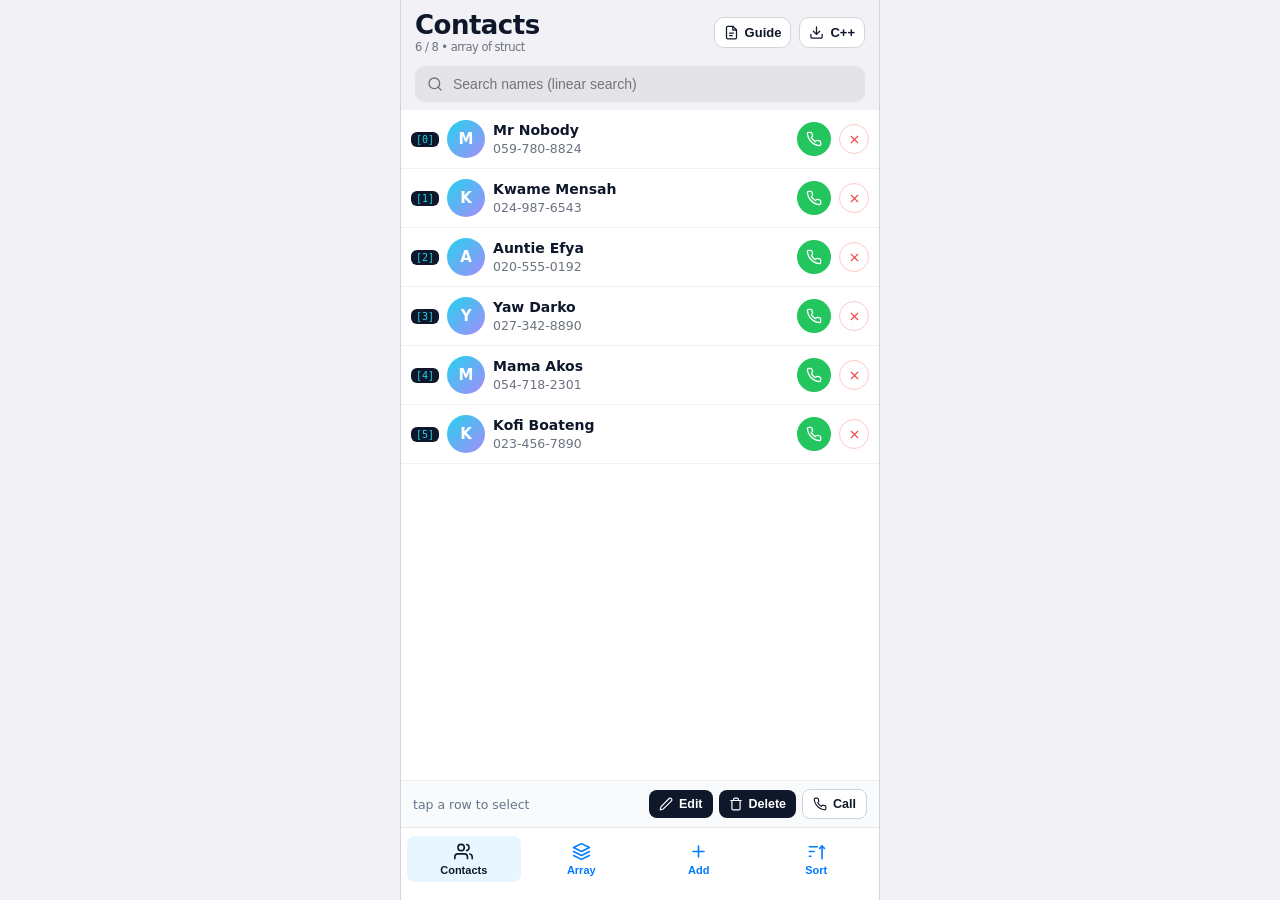
<file: deploy/index.html>
<!DOCTYPE html>
<html lang="en">
<head>
<meta charset="UTF-8">
<meta name="viewport" content="width=device-width, initial-scale=1, viewport-fit=cover">
<meta name="theme-color" content="#f2f2f6">
<link rel="stylesheet" href="style.css">
<title>Contacts — Array Phone App (C++)</title>
</head>
<body>

<div class="phoneFull">
  <div class="apptop">
    <h1>Contacts<small id="countEl">6 / 8 • array of struct</small></h1>
    <button class="iconBtn" id="pdfBtn" title="Open explanation PDF"><svg viewBox="0 0 24 24" fill="none" stroke="currentColor" stroke-width="2" stroke-linecap="round" stroke-linejoin="round"><path d="M14 2H6a2 2 0 0 0-2 2v16a2 2 0 0 0 2 2h12a2 2 0 0 0 2-2V8z"/><polyline points="14 2 14 8 20 8"/><line x1="9" y1="13" x2="15" y2="13"/><line x1="9" y1="17" x2="13" y2="17"/></svg>Guide</button>
    <button class="iconBtn" id="cppBtn" title="Download contacts.cpp"><svg viewBox="0 0 24 24" fill="none" stroke="currentColor" stroke-width="2" stroke-linecap="round" stroke-linejoin="round"><path d="M21 15v4a2 2 0 0 1-2 2H5a2 2 0 0 1-2-2v-4"/><polyline points="7 10 12 15 17 10"/><line x1="12" y1="15" x2="12" y2="3"/></svg>C++</button>
  </div>
  <div class="pages">
    <section class="page" id="pageContactsCtn">
      <div class="searchrow"><div class="searchbox"><svg viewBox="0 0 24 24" fill="none" stroke="currentColor" stroke-width="2" stroke-linecap="round" stroke-linejoin="round"><circle cx="11" cy="11" r="8"/><line x1="21" y1="21" x2="16.65" y2="16.65"/></svg><input id="searchInput" type="text" placeholder="Search names (linear search)"></div></div>
      <div class="contactList" id="contactListCtn"></div>
      <div class="selBar">
        <span class="muted" id="selInfoEl" style="flex:1">tap a row to select</span>
        <button class="btn btn-dark btn-sm" id="editBtn"><svg viewBox="0 0 24 24" fill="none" stroke="currentColor" stroke-width="2" stroke-linecap="round" stroke-linejoin="round"><path d="M17 3a2.85 2.83 0 1 1 4 4L7.5 20.5 2 22l1.5-5.5Z"/></svg>Edit</button>
        <button class="btn btn-dark btn-sm" id="delBtn"><svg viewBox="0 0 24 24" fill="none" stroke="currentColor" stroke-width="2" stroke-linecap="round" stroke-linejoin="round"><polyline points="3 6 5 6 21 6"/><path d="M19 6v14a2 2 0 0 1-2 2H7a2 2 0 0 1-2-2V6m3 0V4a2 2 0 0 1 2-2h4a2 2 0 0 1 2 2v2"/></svg>Delete</button>
        <button class="btn btn-ghost btn-sm" id="callBtn"><svg viewBox="0 0 24 24" fill="none" stroke="currentColor" stroke-width="2" stroke-linecap="round" stroke-linejoin="round"><path d="M22 16.92v3a2 2 0 0 1-2.18 2 19.79 19.79 0 0 1-8.63-3.07 19.5 19.5 0 0 1-6-6 19.79 19.79 0 0 1-3.07-8.67A2 2 0 0 1 4.11 2h3a2 2 0 0 1 2 1.72c.12.9.34 1.79.66 2.64a2 2 0 0 1-.45 2.11L8.09 9.91a16 16 0 0 0 6 6l1.44-1.23a2 2 0 0 1 2.11-.45c.85.32 1.74.54 2.64.66A2 2 0 0 1 22 16.92z"/></svg>Call</button>
      </div>
    </section>
    <section class="page" id="pageArrayCtn" hidden>
      <div class="arrayPage">
        <div class="stats">
          <div class="stat"><small>used n</small><b id="stNEl">6/8</b></div>
          <div class="stat"><small>capacity</small><b>8</b></div>
          <div class="stat"><small>search</small><b id="stCmpEl">–</b></div>
          <div class="stat"><small>sorted?</small><b id="stSortEl">no</b></div>
        </div>
        <div class="card">
          <h4>Explanation &amp; source</h4>
          <div class="rowbtns">
            <button class="btn btn-primary btn-sm" id="pdfBtn2"><svg viewBox="0 0 24 24" fill="none" stroke="currentColor" stroke-width="2" stroke-linecap="round" stroke-linejoin="round"><path d="M14 2H6a2 2 0 0 0-2 2v16a2 2 0 0 0 2 2h12a2 2 0 0 0 2-2V8z"/><polyline points="14 2 14 8 20 8"/><line x1="9" y1="13" x2="15" y2="13"/><line x1="9" y1="17" x2="13" y2="17"/></svg>Guide PDF</button>
            <button class="btn btn-dark btn-sm" id="copyCppBtn"><svg viewBox="0 0 24 24" fill="none" stroke="currentColor" stroke-width="2" stroke-linecap="round" stroke-linejoin="round"><rect x="9" y="9" width="13" height="13" rx="2"/><path d="M5 15H4a2 2 0 0 1-2-2V4a2 2 0 0 1 2-2h9a2 2 0 0 1 2 2v1"/></svg>Copy C++</button>
            <button class="btn btn-ghost btn-sm" id="dlCppBtn"><svg viewBox="0 0 24 24" fill="none" stroke="currentColor" stroke-width="2" stroke-linecap="round" stroke-linejoin="round"><path d="M21 15v4a2 2 0 0 1-2 2H5a2 2 0 0 1-2-2v-4"/><polyline points="7 10 12 15 17 10"/><line x1="12" y1="15" x2="12" y2="3"/></svg>.cpp</button>
            <button class="btn btn-ghost btn-sm" id="resetBtn"><svg viewBox="0 0 24 24" fill="none" stroke="currentColor" stroke-width="2" stroke-linecap="round" stroke-linejoin="round"><polyline points="1 4 1 10 7 10"/><path d="M3.51 15a9 9 0 1 0 2.13-9.36L1 10"/></svg>Reset</button>
          </div>
          <p class="muted" id="cppMsgEl" style="margin:6px 0 0"></p>
          <p class="muted">Arrays explained, 6 real C++ uses, and this app's design live in the PDF. The list on the Contacts tab is <b>Contact contacts[8]</b> — delete shifts left O(n), search counts comparisons O(n).</p>
        </div>
        <div class="card">
          <h4>Demo ops</h4>
          <div class="rowbtns">
            <button class="btn btn-ghost btn-sm" id="sortBtn2"><svg viewBox="0 0 24 24" fill="none" stroke="currentColor" stroke-width="2" stroke-linecap="round" stroke-linejoin="round"><line x1="3" y1="6" x2="13" y2="6"/><line x1="3" y1="12" x2="9" y2="12"/><line x1="3" y1="18" x2="5" y2="18"/><polyline points="16 8 19 5 22 8"/><line x1="19" y1="5" x2="19" y2="21"/></svg>sort A–Z</button>
            <button class="btn btn-ghost btn-sm" id="shuffleBtn"><svg viewBox="0 0 24 24" fill="none" stroke="currentColor" stroke-width="2" stroke-linecap="round" stroke-linejoin="round"><polyline points="16 3 21 3 21 8"/><line x1="4" y1="20" x2="21" y2="3"/><polyline points="21 16 21 21 16 21"/><line x1="15" y1="15" x2="21" y2="21"/><line x1="4" y1="4" x2="9" y2="9"/></svg>shuffle</button>
            <button class="btn btn-ghost btn-sm" id="fillBtn"><svg viewBox="0 0 24 24" fill="none" stroke="currentColor" stroke-width="2" stroke-linecap="round" stroke-linejoin="round"><rect x="3" y="3" width="7" height="7" rx="1"/><rect x="14" y="3" width="7" height="7" rx="1"/><rect x="14" y="14" width="7" height="7" rx="1"/><rect x="3" y="14" width="7" height="7" rx="1"/></svg>fill to 8</button>
            <button class="btn btn-ghost btn-sm" id="clearSearchBtn"><svg viewBox="0 0 24 24" fill="none" stroke="currentColor" stroke-width="2" stroke-linecap="round" stroke-linejoin="round"><line x1="18" y1="6" x2="6" y2="18"/><line x1="6" y1="6" x2="18" y2="18"/></svg>clear search</button>
          </div>
        </div>
        <div class="cppview"><h4>C++ just executed</h4><pre id="cppViewEl">Contact contacts[8]; int n = 6;</pre></div>
        <div class="log" id="logCtn"><div><span class="info">›</span> ready. tap a contact, search, add, delete.</div></div>
      </div>
    </section>
  </div>
  <div class="sheet" id="addSheetCtn" hidden>
    <h4 id="sheetTitleEl">New contact</h4>
    <input id="nameInput" type="text" maxlength="28" placeholder="Name">
    <input id="phoneInput" type="tel" maxlength="15" placeholder="Phone e.g. 055-000-0000">
    <div class="rowbtns">
      <button class="btn btn-dark btn-sm" id="saveContactBtn">Save</button>
      <button class="btn btn-ghost btn-sm" id="cancelSheetBtn">Cancel</button>
      <span class="muted" id="sheetMsgEl" style="font-size:12px"></span>
    </div>
  </div>
  <div class="calling" id="callingCtn" hidden>
    <div class="bigAvatar" id="callingAvatarEl">Y</div>
    <b id="callingNameEl" style="font-size:28px; font-weight:600">Yaw</b>
    <span id="callingNumEl" style="color:#d1d1d6">mobile</span>
    <span id="callingTimerEl" style="font-family:ui-monospace,monospace">calling…</span>
    <button class="endBtn" id="endCallBtn"><svg viewBox="0 0 24 24" fill="none" stroke="currentColor" stroke-width="2" stroke-linecap="round" stroke-linejoin="round"><path d="M22 16.92v3a2 2 0 0 1-2.18 2 19.79 19.79 0 0 1-8.63-3.07 19.5 19.5 0 0 1-6-6 19.79 19.79 0 0 1-3.07-8.67A2 2 0 0 1 4.11 2h3a2 2 0 0 1 2 1.72c.12.9.34 1.79.66 2.64a2 2 0 0 1-.45 2.11L8.09 9.91a16 16 0 0 0 6 6l1.44-1.23a2 2 0 0 1 2.11-.45c.85.32 1.74.54 2.64.66A2 2 0 0 1 22 16.92z"/></svg></button>
  </div>
  <div class="tabbar">
    <button id="tabContactsBtn" class="active"><svg viewBox="0 0 24 24" fill="none" stroke="currentColor" stroke-width="2" stroke-linecap="round" stroke-linejoin="round"><path d="M17 21v-2a4 4 0 0 0-4-4H5a4 4 0 0 0-4 4v2"/><circle cx="9" cy="7" r="4"/><path d="M23 21v-2a4 4 0 0 0-3-3.87"/><path d="M16 3.13a4 4 0 0 1 0 7.75"/></svg>Contacts</button>
    <button id="tabArrayBtn"><svg viewBox="0 0 24 24" fill="none" stroke="currentColor" stroke-width="2" stroke-linecap="round" stroke-linejoin="round"><polygon points="12 2 2 7 12 12 22 7 12 2"/><polyline points="2 17 12 22 22 17"/><polyline points="2 12 12 17 22 12"/></svg>Array</button>
    <button id="tabAddBtn"><svg viewBox="0 0 24 24" fill="none" stroke="currentColor" stroke-width="2" stroke-linecap="round" stroke-linejoin="round"><line x1="12" y1="5" x2="12" y2="19"/><line x1="5" y1="12" x2="19" y2="12"/></svg>Add</button>
    <button id="tabSortBtn"><svg viewBox="0 0 24 24" fill="none" stroke="currentColor" stroke-width="2" stroke-linecap="round" stroke-linejoin="round"><line x1="3" y1="6" x2="13" y2="6"/><line x1="3" y1="12" x2="9" y2="12"/><line x1="3" y1="18" x2="5" y2="18"/><polyline points="16 8 19 5 22 8"/><line x1="19" y1="5" x2="19" y2="21"/></svg>Sort</button>
  </div>
</div>

<script src="action.js" type="module"></script>

</body>
</html>
</file>
<file: deploy/style.css>
*{box-sizing:border-box}
  html,body{height:100%}
  body{margin:0; background:#f2f2f6; color:#0f172a; text-align:left; font-family:Inter,system-ui,-apple-system,Segoe UI,Roboto,Arial,sans-serif; min-height:100dvh; display:flex; align-items:flex-start; justify-content:center; padding:0}
  [hidden]{display:none !important}
  .phoneFull{width:100%; max-width:480px; height:100dvh; background:#f2f2f6; display:flex; flex-direction:column; position:relative; overflow:hidden}
  @media(min-width:560px){ .phoneFull{border-left:1px solid #d1d5db; border-right:1px solid #d1d5db} }
  .statusbar{display:none}
  .apptop{display:flex; align-items:center; gap:8px; padding:max(10px, env(safe-area-inset-top)) 14px 4px; background:#f2f2f6}
  .apptop h1{margin:0; font-size:26px; letter-spacing:-.02em; flex:1}
  .apptop small{display:block; font-size:11.5px; color:#6b7280; font-weight:400}
  .iconBtn{display:inline-flex; align-items:center; gap:6px; border:1px solid #d1d5db; background:#fff; border-radius:10px; font-size:13px; font-weight:700; padding:7px 9px; cursor:pointer; color:#0f172a}
  .iconBtn svg{width:15px; height:15px}
  .searchrow{padding:8px 14px; background:#f2f2f6}
  .searchbox{display:flex; align-items:center; gap:8px; background:#e3e3e8; border-radius:10px; padding:9px 12px; color:#6b7280}
  .searchbox svg{width:16px; height:16px; flex-shrink:0}
  .searchbox input{flex:1; border:0; background:none; outline:none; font-size:14px; color:#0f172a; min-width:0}
  .pages{flex:1; display:flex; flex-direction:column; min-height:0; background:#fff}
  .page{flex:1; min-height:0; overflow-y:auto; display:flex; flex-direction:column}
  .page[hidden]{display:none}
  .contactList{flex:1; overflow-y:auto; padding-bottom:10px}
  .cRow{display:flex; align-items:center; gap:8px; padding:10px 10px; border-bottom:1px solid #f1f1f4; cursor:pointer; background:#fff}
  .cRow.selected{background:#ecfeff}
  .avatar{width:38px; height:38px; border-radius:99px; background:linear-gradient(135deg,#22d3ee,#a78bfa); color:#fff; font-weight:800; display:flex; align-items:center; justify-content:center; font-size:15px; flex-shrink:0}
  .cInfo{flex:1; min-width:0}
  .cInfo b{display:block; font-size:14px; white-space:nowrap; overflow:hidden; text-overflow:ellipsis}
  @media(max-width:480px){.cInfo b{font-size:14px}}
  .cInfo span{font-size:12.5px; color:#6b7280}
  .idxBadge{font-family:ui-monospace,monospace; font-size:10px; background:#0f172a; color:#22d3ee; border-radius:6px; padding:2px 5px; flex-shrink:0}
  .callBtn{width:34px; height:34px; border-radius:99px; border:0; background:#22c55e; color:#fff; cursor:pointer; flex-shrink:0; display:flex; align-items:center; justify-content:center}
  .callBtn svg{width:16px; height:16px}
  @media(max-width:480px){.callBtn{width:32px; height:32px}}
  .delBtn{width:30px; height:30px; border-radius:99px; border:1px solid #fecaca; background:#fff; color:#ef4444; cursor:pointer; flex-shrink:0; display:flex; align-items:center; justify-content:center}
  .delBtn svg{width:13px; height:13px}
  .selBar{display:flex; gap:6px; align-items:center; padding:8px 12px; border-top:1px solid #eee; background:#f8fafc; font-size:12px}
  .btn{display:inline-flex; align-items:center; gap:6px; appearance:none; border:0; border-radius:10px; padding:9px 13px; font-weight:700; cursor:pointer; font-size:13.5px}
  .btn svg{width:14px; height:14px}
  .btn.btn-primary{background:#22d3ee; color:#082f49}
  .btn.btn-dark{background:#0f172a; color:#fff}
  .btn.btn-ghost{background:#fff; border:1px solid #cbd5e1; color:#0f172a}
  .btn-sm{padding:7px 10px; font-size:12.5px; border-radius:8px}
  .tabbar{display:flex; border-top:1px solid #e5e5ea; background:rgba(255,255,255,.97); padding:8px 6px max(18px, env(safe-area-inset-bottom)); gap:4px}
  .tabbar button{flex:1; border:0; background:none; font-size:11px; font-weight:700; color:#007aff; cursor:pointer; padding:6px 2px; border-radius:8px; display:flex; flex-direction:column; align-items:center; gap:3px}
  .tabbar button svg{width:19px; height:19px}
  .tabbar button.active{background:#e8f6ff; color:#0f172a}
  .sheet{position:absolute; left:0; right:0; bottom:0; background:#fff; border-radius:18px 18px 0 0; padding:14px; padding-bottom:max(14px, env(safe-area-inset-bottom)); box-shadow:0 -10px 30px rgba(0,0,0,.25); z-index:10}
  .sheet h4{margin:0 0 8px}
  .sheet input{width:100%; margin-bottom:8px; border:1px solid #d1d5db; border-radius:10px; padding:11px; font-size:15px}
  .calling{position:absolute; inset:0; background:linear-gradient(180deg,#1c1c1e,#3a3a3c); color:#fff; z-index:20; display:flex; flex-direction:column; align-items:center; padding-top:70px; gap:6px}
  .calling[hidden]{display:none}
  .calling .bigAvatar{width:90px; height:90px; border-radius:99px; background:rgba(255,255,255,.25); color:#fff; display:flex; align-items:center; justify-content:center; font-size:36px; font-weight:700}
  .endBtn{background:#ff3b30; color:#fff; border:0; border-radius:99px; width:64px; height:64px; cursor:pointer; margin-top:22px; display:flex; align-items:center; justify-content:center}
  .endBtn svg{width:26px; height:26px; transform:rotate(135deg)}
  .arrayPage{padding:12px 14px 20px; background:#fff}
  .stats{display:grid; grid-template-columns:repeat(4,1fr); gap:8px; margin:10px 0}
  @media(max-width:380px){.stats{grid-template-columns:repeat(2,1fr)}}
  .stat{background:#0f172a; color:#fff; border-radius:10px; padding:8px; text-align:center; min-width:0}
  .stat small{display:block; color:#94a3b8; font-size:10px; text-transform:uppercase; letter-spacing:.05em}
  .stat b{font-size:16px}
  .card{border:1px solid #e2e8f0; border-radius:12px; padding:10px; margin-bottom:10px}
  .card h4{margin:0 0 8px; font-size:12px; text-transform:uppercase; letter-spacing:.05em; color:#475569}
  .rowbtns{display:flex; gap:8px; flex-wrap:wrap; align-items:center}
  .muted{color:#64748b; font-size:12.5px}
  .cppview{background:#0b1220; color:#e2e8f0; padding:10px 12px; border-radius:10px; margin-bottom:10px}
  .cppview h4{margin:0 0 6px; color:#7dd3fc; font-size:11px; text-transform:uppercase; letter-spacing:.06em}
  .cppview pre{margin:0; font-family:ui-monospace,monospace; font-size:11.5px; overflow:auto; white-space:pre-wrap}
  .log{background:#0b1220; color:#cbd5e1; font-family:ui-monospace,monospace; font-size:11.5px; padding:10px 12px; max-height:150px; overflow:auto; border-radius:10px}
  .log div{padding:3px 0; border-bottom:1px dotted #1e293b}
  .log .ok{color:#86efac} .log .info{color:#7dd3fc} .log .err{color:#fca5a5}
  html{color-scheme:light}
</file>
